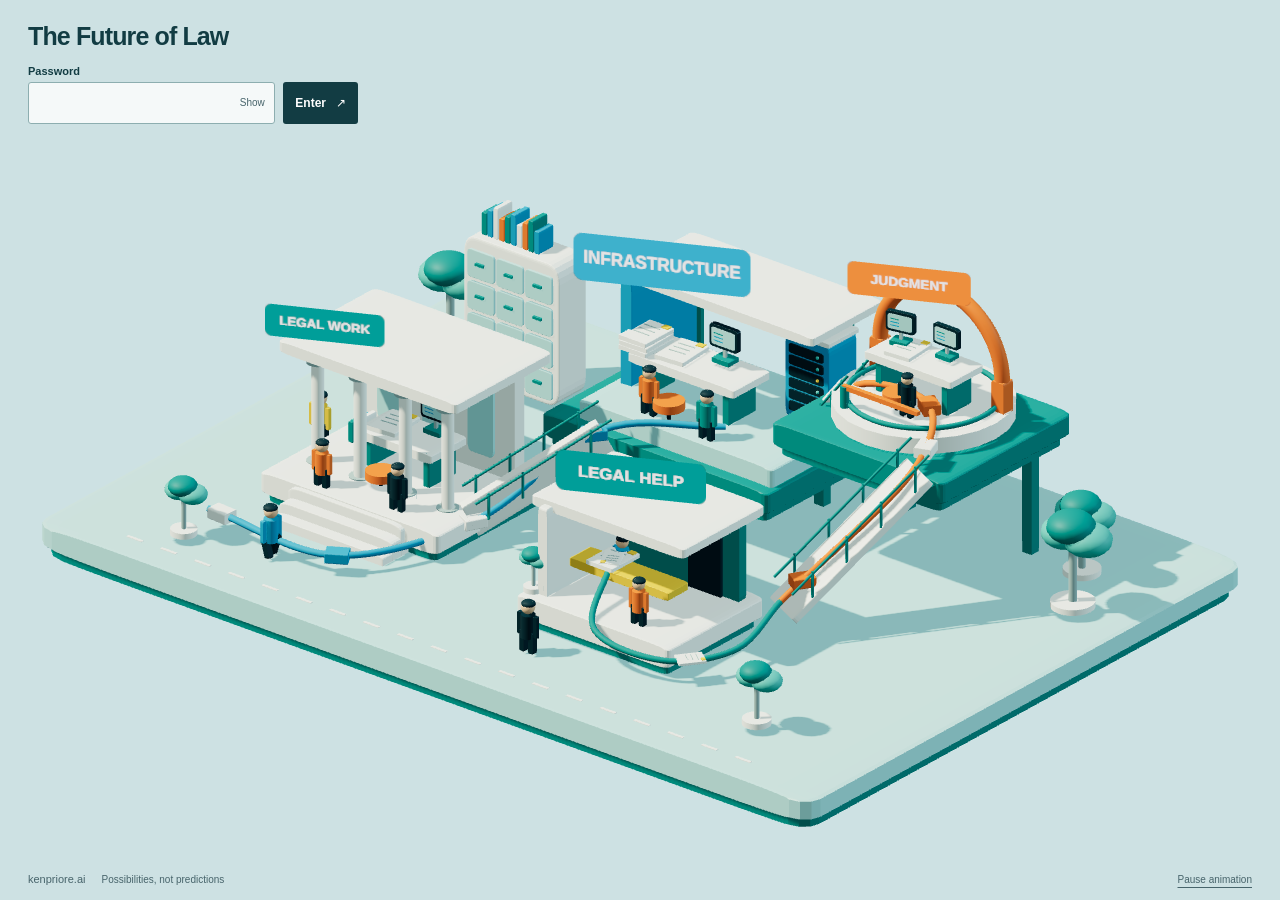
<file: index.html>
<!DOCTYPE html>

<html lang="en"><head><script src="entry-gate.js?v=password-2"></script><meta charset="utf-8"/><meta content="width=device-width,initial-scale=1" name="viewport"/><meta name="robots" content="noindex"><title>The Future of Law | Four futures for legal work in 2040</title><meta content="Four possible futures for legal work in 2040: who delivers the work, who owns the systems it runs on, and who answers when it goes wrong." name="description"/><link href="styles.css?v=20260921-p22-herofont" rel="stylesheet"/><link href="assets/favicon.svg" rel="icon" type="image/svg+xml"/><script defer="" src="app.js?v=20260920-motion-resume"></script><script src="scene.js?v=help-center-4" type="module"></script></head><body class="editorial-site ambient-visuals"><svg aria-hidden="true" height="0" style="position:absolute" width="0" xmlns="http://www.w3.org/2000/svg"><defs><symbol id="icon-agreement" viewbox="0 0 24 24"><path d="M5 3h9l5 5v13H5zM14 3v6h5M8 12h8M8 16h5"></path></symbol><symbol id="icon-dispute" viewbox="0 0 24 24"><path d="M12 3v17M7 21h10M3 7h18M6 7l-4 8h8zM18 7l-4 8h8z"></path></symbol><symbol id="icon-compliance" viewbox="0 0 24 24"><path d="M12 2 21 6v7c0 5-9 9-9 9s-9-4-9-9V6zM7 11l3 3 7-7"></path></symbol><symbol id="icon-judgment" viewbox="0 0 24 24"><circle cx="12" cy="6" r="3"></circle><path d="M5 22v-5a7 7 0 0 1 14 0v5M3 11h3m12 0h3"></path></symbol><symbol id="icon-access" viewbox="0 0 24 24"><path d="M4 21V4h10v17M14 7h6v14M2 21h20M8 13h3"></path><circle cx="10" cy="10" r=".6"></circle></symbol><symbol id="icon-data" viewbox="0 0 24 24"><ellipse cx="12" cy="5" rx="8" ry="3"></ellipse><path d="M4 5v13c0 4 16 4 16 0V5M4 11c0 4 16 4 16 0"></path></symbol><symbol id="icon-integration" viewbox="0 0 24 24"><rect height="7" rx="2" width="7" x="2" y="2"></rect><rect height="7" rx="2" width="7" x="15" y="2"></rect><rect height="7" rx="2" width="7" x="2" y="15"></rect><rect height="7" rx="2" width="7" x="15" y="15"></rect><path d="M9 5h6M5 9v6M19 9v6M9 19h6"></path></symbol><symbol id="icon-evidence" viewbox="0 0 24 24"><path d="M4 3h13v8M4 3v18h9M7 7h6M7 11h4"></path><circle cx="16" cy="16" r="4"></circle><path d="m19 19 3 3"></path></symbol><symbol id="icon-horizons" viewbox="0 0 24 24"><path d="M3 5c9 0 8 15 18 15M3 18c6 0 5-13 10-13s3 13 8 13M3 21c10 0 10-17 18-17"></path></symbol><symbol id="icon-worlds" viewbox="0 0 24 24"><rect height="8" rx="3" width="8" x="2" y="2"></rect><rect height="8" rx="3" width="8" x="14" y="2"></rect><rect height="8" rx="3" width="8" x="2" y="14"></rect><rect height="8" rx="3" width="8" x="14" y="14"></rect></symbol><symbol id="icon-community" viewbox="0 0 24 24"><circle cx="12" cy="5" r="3"></circle><circle cx="4" cy="12" r="2"></circle><circle cx="20" cy="12" r="2"></circle><path d="M7 21v-6a5 5 0 0 1 10 0v6M1 21v-4a3 3 0 0 1 4-3M23 21v-4a3 3 0 0 0-4-3"></path></symbol><symbol id="icon-route" viewbox="0 0 24 24"><path d="M4 21V10a6 6 0 0 1 6-6h11M10 4v11a6 6 0 0 0 6 6h5"></path><circle cx="20" cy="4" r="2"></circle><circle cx="20" cy="21" r="2"></circle></symbol></defs></svg><a class="skip" href="#main">Skip to content</a><header class="site-header"><div class="wrap header-inner"><a class="brand" href="index.html"><svg aria-hidden="true" viewbox="0 0 36 36"><path d="M5 29V18a7 7 0 0 1 7-7h12a7 7 0 0 0 7-7M12 11v12a7 7 0 0 0 7 7h12" fill="none" stroke="#007e80" stroke-linecap="round" stroke-width="5"></path><circle cx="30" cy="30" fill="#ea6628" r="4"></circle></svg>future of law</a><nav aria-label="Main navigation"><a aria-current="page" href="index.html"><svg aria-hidden="true" class="ds-icon"><use href="#icon-route"></use></svg>Start here</a><a href="worlds.html"><svg aria-hidden="true" class="ds-icon"><use href="#icon-worlds"></use></svg>Four futures</a><a href="horizons.html"><svg aria-hidden="true" class="ds-icon"><use href="#icon-horizons"></use></svg>Three horizons</a><a href="perspectives.html"><svg aria-hidden="true" class="ds-icon"><use href="#icon-community"></use></svg>Choices today</a></nav></div></header><main id="main"><section class="hero"><div class="wrap hero-grid"><div><h1 style="font-size:clamp(2.2rem,3.1vw,3.2rem);text-wrap:balance">Someone will answer for your legal work in 2040 <span class="t2">This guide asks who</span></h1><p class="lead">Picture the most ordinary task your legal team touches, a supplier renewal, and hold it in mind as this guide moves to 2040. In one future your company built the system that clears it. In another, your general counsel conducts a network of outside services. In a third, providers own the machinery and you rent it. In a fourth, a person can still say stop, though whether that order holds is an open fight. The task is identical in all four. The person who answers for it is not.</p><p class="hero-context">Use the futures to pressure-test a real decision about people, technology and providers. <span class="term-wrap"><button aria-controls="concept-1" aria-describedby="concept-1" aria-expanded="false" class="term" type="button">Three Horizons</button><span class="term-tip" hidden="" id="concept-1" role="tooltip">A way to consider three kinds of change together: the legal practices people rely on, experiments that could change them, and alternatives worth developing. They can coexist rather than arrive in a fixed sequence.</span></span> connects what to preserve, what to test and what to start building, all at the same time.</p><div class="actions"><a class="button" href="worlds.html">Compare the four futures <span aria-hidden="true">↗</span></a><a class="text-link" href="perspectives.html">See what to decide now ↗</a></div></div><figure class="hero-media three-d-figure"><div class="scene-3d" data-description="A miniature legal system connects established institutions, legal infrastructure, human judgment, and access to legal help." data-scene="story"><img alt="A miniature legal system connects established institutions, legal infrastructure, human judgment, and access to legal help." class="scene-poster" src="assets/index-help-center.jpg?v=4"/></div><figcaption class="scene-caption scene-footer"><button aria-pressed="false" class="motion-toggle background-motion-toggle" type="button">Pause animation</button></figcaption></figure></div></section><div class="wrap"><section class="section outcome-section"><div class="section-heading"><div><span class="eyebrow">Four possible futures</span><h2>The same legal work<br/><span class="t2">Different centers of power</span></h2></div><p>When your legal work runs on a system somebody built, who can still change its answer, and who pays when nobody can? Each future settles it differently. Read all four before deciding which one your current decisions are building.</p></div><div class="future-stories"><a class="future-story" href="worlds.html#world-1"><span class="future-visual"><img alt="Original 3D interpretation of future 1" loading="lazy" src="assets/world-1-ambient.jpg?v=20260920-home-motion"/><video aria-hidden="true" class="ambient-loop" data-src="assets/world-1-ambient.mp4?v=20260920-home-motion" disablepictureinpicture="" disableremoteplayback="" loop="" muted="" playsinline="" preload="none" tabindex="-1"></video></span><div><span class="eyebrow">Future 01</span><h3>The company builds the system</h3><p>The company builds legal checks into the tools employees already use to get work done. It gains speed and reach, and it becomes answerable for every decision the software clears before a lawyer sees it.</p><span class="text-link">Step into this future ↗</span></div></a><a class="future-story" href="worlds.html#world-2"><span class="future-visual"><img alt="Original 3D interpretation of future 2" loading="lazy" src="assets/world-2-ambient.jpg?v=20260920-home-motion"/><video aria-hidden="true" class="ambient-loop" data-src="assets/world-2-ambient.mp4?v=20260920-home-motion" disablepictureinpicture="" disableremoteplayback="" loop="" muted="" playsinline="" preload="none" tabindex="-1"></video></span><div><span class="eyebrow">Future 02</span><h3>Legal directs the network</h3><p>The legal team keeps the company’s data and buys everything else on its own standards. The price is coordination that never ends: every provider added is a dependency the general counsel now owns.</p><span class="text-link">Step into this future ↗</span></div></a><a class="future-story" href="worlds.html#world-3"><span class="future-visual"><img alt="Original 3D interpretation of future 3" loading="lazy" src="assets/world-3-ambient.jpg?v=20260920-home-motion"/><video aria-hidden="true" class="ambient-loop" data-src="assets/world-3-ambient.mp4?v=20260920-home-motion" disablepictureinpicture="" disableremoteplayback="" loop="" muted="" playsinline="" preload="none" tabindex="-1"></video></span><div><span class="eyebrow">Future 03</span><h3>Providers own the infrastructure</h3><p>No provider ever asks for the company's operating knowledge outright. It moves out one renewal at a time, because each handover is the economically sensible choice on the day. By the time the lock-in is easy to see, it is big enough to decide who holds the relationship.</p><span class="text-link">Step into this future ↗</span></div></a><a class="future-story" href="worlds.html#world-4"><span class="future-visual"><img alt="Original 3D interpretation of future 4" loading="lazy" src="assets/world-4-ambient.jpg?v=20260920-home-motion"/><video aria-hidden="true" class="ambient-loop" data-src="assets/world-4-ambient.mp4?v=20260920-home-motion" disablepictureinpicture="" disableremoteplayback="" loop="" muted="" playsinline="" preload="none" tabindex="-1"></video></span><div><span class="eyebrow">Future 04</span><h3>People own the final say</h3><p>A person stays connected to every material decision. The say is only real if that person can read the system, question it, and issue a stop order they will actually use. The same person has to be able to observe, trace, and audit what happened, because the duty to answer for the decision, fiduciary duty included, never left them.</p><span class="text-link">Step into this future ↗</span></div></a></div></section><section class="section" id="story"><div class="section-heading"><div><span class="eyebrow">What the futures share / Editorial synthesis</span><h2>The tools will change <span class="t2">Three questions will not</span></h2></div><p>This work starts from the corporate legal chair, but the questions reach anyone who builds, buys, delivers or relies on legal help.</p></div><div class="grid3"><article class="insight"><span class="icon"><svg viewbox="0 0 24 24"><path d="M4 7h16M4 17h16M8 4v6m8 4v6"></path><circle cx="8" cy="7" r="3"></circle><circle cx="16" cy="17" r="3"></circle></svg></span><h3>Ownership decides your room to act</h3><p>A contract can promise your data back. Whether you can change a service, check a result or act without a provider’s help depends on who runs the systems day to day. Read your renewals for operational control as well as the paper kind.</p></article><article class="insight"><span class="icon"><svg viewbox="0 0 24 24"><circle cx="12" cy="7" r="3"></circle><path d="M6 21v-4a6 6 0 0 1 12 0v4M3 12h3m12 0h3"></path></svg></span><h3>Human authority needs practical support</h3><p>A title does not carry authority. A reviewer who cannot see the system’s reasoning, or who lacks standing to stop it, is a signature line. The fourth future asks what would make the review real, and keeps the answer contested.</p></article><article class="insight"><span class="icon"><svg viewbox="0 0 24 24"><path d="M4 20V7l8-4 8 4v13M9 20v-7h6v7M2 20h20"></path></svg></span><h3>Access includes the power to challenge</h3><p>People who cannot afford help, or cannot contest an automated answer, are the stress test of every future here. The consumer and small-business perspective sets the bar: affordable help, fair treatment and a live route of appeal when the system is wrong.</p></article></div></section><section class="horizon-bridge"><div class="section-heading"><div><span class="eyebrow">How today connects to tomorrow</span><h2>Preserve, experiment and build at the same time</h2></div><p>You do not have to choose between running today’s legal function and building the next one. Three Horizons holds both jobs, and the experiments between them, in one budget conversation: what must keep working, what you are testing, and what you want the tests to make possible.</p></div><div class="horizon-preview"><article><span>H1</span><h3>Keep what people rely on</h3><p>Maintain the institutions, expertise and practices that people still need.</p></article><article><span>H2</span><h3>Test what could change it</h3><p>Try different tools or services and examine what they improve, and what they leave unresolved.</p></article><article><span>H3</span><h3>Build what comes next</h3><p>Develop alternatives that could change how legal work is delivered and who can get help.</p></article></div><a class="button" href="horizons.html">Explore the three horizons <span>↗</span></a></section><section class="section"><div class="section-heading"><div><span class="eyebrow">From possible futures to choices today</span><h2>Different responsibilities<br/><span class="t2">Different priorities</span></h2></div><p>Put the renewal on the table and seat four readers around it: the buyer of legal work, the seller, the toolmaker, and the person who needs help. Each reads the same four futures and comes back with a different list of moves. Start with the seat that is yours, then read the other three as your counterparties’ opening positions, because whichever future arrives, they will be in it with you.</p></div><div class="community-preview"><a href="perspectives.html#inhouse"><h3>In-house legal</h3><p>Decide which work, knowledge and decisions the organization needs to retain.</p><span>Explore this perspective ↗</span></a><a href="perspectives.html#lawfirms"><h3>Law firms</h3><p>Change how services are delivered while developing expertise and client relationships.</p><span>Explore this perspective ↗</span></a><a href="perspectives.html#legaltech"><h3>Legal technology</h3><p>Make tools work with customer systems and show useful results.</p><span>Explore this perspective ↗</span></a><a href="perspectives.html#people"><h3>Consumers &amp; small businesses</h3><p>Make legal help affordable, fair and open to challenge when something goes wrong.</p><span>Explore this perspective ↗</span></a></div></section></div></main><footer aria-label="About Ken Priore and more of his work" class="author-footer"><div class="wrap">
<div class="author-intro"><div><h2>Ken Priore</h2><p class="author-role">Lawyer. Writer. Builder.</p></div><div class="author-description"><p>I’m a lawyer with two decades in technology. My writing and tools explore AI, legal work, authority and accountability.</p><div class="author-sites"><a href="https://kenpriore.com/">Writing <span>kenpriore.com ↗</span></a><a href="https://kenpriore.ai/">Research &amp; tools <span>kenpriore.ai ↗</span></a></div></div></div>
<details class="author-work"><summary>Explore all work</summary><div role="navigation" aria-label="Explore Ken’s work" class="author-directory"><section class="author-link-group"><h3>Writing</h3><ul><li><a href="https://kenpriore.com/tag/signals/">Signals</a></li><li><a href="https://kenpriore.com/tag/reflections/">Reflections</a></li><li><a href="https://kenpriore.com/tag/foundations/">Foundations</a></li></ul></section><section class="author-link-group"><h3>Research &amp; prototypes</h3><ul><li><a href="https://kenpriore.ai/papers/certificate-of-action.pdf">Certificate of Action · paper</a></li><li><a href="https://kenpriore.ai/papers/fiduciarys-footprint.pdf">The Fiduciary’s Footprint · draft</a></li><li><a href="https://fiduciary.kenpriore.ai/">The Fiduciary-Native Product</a></li><li><a href="https://ai4law.kenpriore.ai/">ai4law · research collection</a></li><li><a href="https://proof-of-execution.replit.app/">Attest · working prototype</a></li></ul></section><section class="author-link-group"><h3>Legal operating model</h3><ul><li><a href="https://ainativelaw.kenpriore.ai/">The Agreement Work, Rewired</a></li><li><a href="https://ainativelaw.kenpriore.ai/map.html">What the Work Runs On</a></li><li><a href="https://ainativelaw.kenpriore.ai/memory.html">What the Work Remembers</a></li><li><a href="https://ainativelaw.kenpriore.ai/judgment.html">What the Work Decides</a></li></ul></section><section class="author-link-group"><h3>Interactive maps</h3><ul><li><a href="https://mindthegap.kenpriore.ai/">Mind the Gap</a></li><li><a href="https://mindthemoat.kenpriore.ai/">Mind the Moat</a></li><li><a href="https://mindthemoney.kenpriore.ai/">Mind the Money</a></li><li><a href="https://mindthechain.kenpriore.ai/">Mind the Chain</a></li><li><a href="https://mindtheshift.kenpriore.ai/">Mind the Shift</a></li></ul></section></div></details><div class="author-meta"><p>© 2026 Ken Priore · Personal views · Not legal advice</p><div class="author-profile-links"><a href="login.html?lock=1">Lock guide</a><a href="https://kenpriore.com/about/">About Ken</a><a href="https://resume.kenpriore.ai/">Resume</a><a href="https://www.linkedin.com/in/kennethpriore/">LinkedIn</a><a href="https://kenpriore.com/rss/">RSS</a></div></div><p class="footer-guide-note">Scenario fiction and editorial synthesis, from a documented source record. Possibilities, not forecasts.</p></div></footer></body></html>
</file>
<file: styles.css>
:root{--ink:#123c43;--muted:#47646b;--teal:#007e80;--aqua:#cde1e3;--light:#eff6f5;--blue:#168eb8;--orange:#ea6628;--yellow:#edbc32;--line:#c9dbdd;--white:#fff;--radius:22px;font-family:Inter,Arial,Helvetica,sans-serif;color:var(--ink);background:#f9fbfa;font-synthesis:none;scroll-behavior:smooth}*{box-sizing:border-box}body{margin:0;font-size:16px;line-height:1.6}a{color:inherit;text-underline-offset:5px}button{font:inherit;color:inherit;cursor:pointer}button:focus-visible,a:focus-visible,summary:focus-visible{outline:3px solid #b94313;outline-offset:5px}button:disabled{cursor:default}h1,h2,h3,p{margin:0}h1,h2,h3{line-height:1.09;letter-spacing:-.045em}h1{font-size:clamp(2.8rem,5.3vw,5.1rem);font-weight:600}h2{font-size:clamp(2rem,3.3vw,3.15rem);font-weight:550}h3{font-size:1.5rem;font-weight:600}.t2{font-style:normal;color:#006e73}p+p{margin-top:1rem}.wrap{width:min(1280px,calc(100% - 96px));margin:auto}.skip{position:absolute;top:-80px;left:20px;background:white;padding:12px;z-index:10}.skip:focus{top:12px}.site-header{border-bottom:1px solid var(--line);background:#f9fbfa}.header-inner{min-height:94px;display:flex;align-items:center;justify-content:space-between;gap:36px}.brand{display:flex;align-items:center;gap:10px;text-decoration:none;font-size:25px;font-weight:650;letter-spacing:-1px}.brand svg{width:34px;height:34px}nav{display:flex;gap:28px;align-items:center}nav a{text-decoration:none;font-size:14px;font-weight:600;padding:12px 0;position:relative}nav a[aria-current=page]:after{content:'';height:3px;background:var(--orange);position:absolute;bottom:3px;left:0;right:0}.eyebrow{text-transform:uppercase;font-size:12px;letter-spacing:.15em;font-weight:700;display:block;margin-bottom:20px}.hero{background:var(--aqua);overflow:hidden}.hero-grid{display:grid;grid-template-columns:1fr 1.08fr;min-height:580px;align-items:center;gap:10px;padding-top:48px;padding-bottom:48px}.hero h1{max-width:650px}.hero h1 em{font-style:normal;color:#006e73}.hero .lead{margin-top:26px;max-width:490px}.lead{font-size:18px;line-height:1.65;color:var(--muted);max-width:730px}.hero-media{position:relative;margin:0}.hero-media video{width:116%;max-width:none;margin-left:-5%;display:block;mix-blend-mode:multiply}.hero-media figcaption{font-size:12px;color:#3e5d65;text-align:center}.motion-toggle{border:1px solid #86a9ae;border-radius:50px;background:transparent;padding:7px 13px;font-size:12px;display:flex;gap:8px;align-items:center}.hero-media .motion-toggle{margin:16px auto 0}.actions{display:flex;gap:25px;align-items:center;margin-top:30px;flex-wrap:wrap}.button{display:inline-flex;align-items:center;gap:28px;border-radius:40px;background:var(--ink);color:white;padding:13px 23px;text-decoration:none;font-size:14px;font-weight:600;border:1px solid var(--ink)}.text-link{font-size:14px;font-weight:600}.intro-strip{display:flex;justify-content:space-between;gap:30px;padding:25px 0;border-bottom:1px solid var(--line);font-size:14px}.intro-strip span{display:flex;gap:11px;align-items:center}.dot{display:inline-block;width:9px;height:9px;border-radius:50%;background:var(--orange)}.section{padding:82px 0}.section-heading{display:flex;justify-content:space-between;gap:40px;align-items:end;margin-bottom:36px}.section-heading h2{max-width:650px}.section-heading p{max-width:480px;color:var(--muted)}.grid3{display:grid;grid-template-columns:repeat(3,1fr);gap:24px}.insight{border-top:2px solid var(--line);padding:25px 8px 15px 0}.icon{width:40px;height:40px;display:inline-flex;align-items:center;justify-content:center;border-radius:12px;background:#dcefee;color:var(--teal);margin-bottom:22px}.icon svg{width:23px;height:23px;fill:none;stroke:currentColor;stroke-width:1.7;stroke-linecap:round;stroke-linejoin:round}.insight h3{margin-bottom:17px}.insight p{color:var(--muted)}.source{font-size:12px;color:var(--muted);display:block;margin-top:20px}.journey{background:var(--ink);color:white;border-radius:var(--radius);padding:42px;margin:10px 0 65px}.journey .eyebrow{color:#b6d7d8}.journey h2{max-width:750px}.steps{display:grid;grid-template-columns:repeat(4,1fr);gap:30px;margin-top:44px}.step{border-top:1px solid #578084;padding-top:22px}.step .number{display:flex;align-items:center;justify-content:center;width:34px;height:34px;border-radius:50%;background:#e8bf3e;color:var(--ink);font-size:13px;font-weight:700;margin-bottom:18px}.step:nth-child(2) .number{background:#9ed3d3}.step:nth-child(3) .number{background:#64b4d0}.step:nth-child(4) .number{background:#f69568}.step h3{font-size:24px;margin:7px 0 14px}.step p{font-size:14px;color:#d1e1e3}.step small{font-size:12px;color:#b6d7d8}.step a{color:#d1e1e3}.callout{padding:40px;border-radius:var(--radius);background:#e6f0ef;display:grid;grid-template-columns:1fr 1fr;gap:50px;margin-bottom:70px}.callout p{color:var(--muted)}.callout h2{font-size:30px}.page-intro{padding:62px 0 44px}.page-intro h1{font-size:clamp(2.7rem,5vw,4.5rem);max-width:950px}.page-intro .lead{margin-top:25px}.label{display:inline-block;font-size:12px;line-height:1.4;font-weight:600;padding:6px 10px;border-radius:20px;background:#e5eeee;color:#31565b}.world-grid{display:grid;grid-template-columns:repeat(4,1fr);gap:16px}.world-card{padding:25px 22px;text-align:left;border:1px solid var(--line);border-radius:20px;background:white;display:flex;flex-direction:column;align-items:start;position:relative;transition:transform .2s,border-color .2s}.world-card:hover{transform:translateY(-4px)}.world-card[aria-pressed=true]{border:2px solid var(--teal);padding:24px 21px;background:#edf6f4}.world-card h2{font-size:25px;margin:18px 0 14px}.world-card p{font-size:14px;color:var(--muted)}.world-card .world-number{font-size:13px;letter-spacing:.07em;color:var(--muted)}.world-card .card-arrow{margin-top:auto;padding-top:22px;font-size:14px}.world-card svg{width:100%;height:104px;margin-top:20px}.world-detail{margin-top:35px;padding:45px;border:1px solid var(--line);border-radius:var(--radius);background:white}.world-detail h2{margin:15px 0 22px;max-width:780px}.split{display:grid;grid-template-columns:1.3fr 1fr;gap:55px}.split p{color:var(--muted)}.fact{border-bottom:1px solid var(--line);padding:12px 0;font-size:14px}.fact strong{display:block;font-size:12px;text-transform:uppercase;letter-spacing:.06em;margin-bottom:4px}.tension{background:#fff0df;border-left:3px solid var(--orange);padding:20px 24px;margin-top:28px}.tension strong{display:block;margin-bottom:6px}.miniheading{font-size:21px;margin:35px 0 18px}.timeline{display:grid;grid-template-columns:repeat(4,1fr);gap:22px;margin-top:22px}.timeline article{border-top:3px solid var(--teal);padding-top:15px}.timeline b{font-size:21px}.timeline p{font-size:14px;margin-top:10px}.trace{font-size:14px;border-top:1px solid var(--line);padding-top:23px;margin-top:32px}.diagram-note{font-size:12px;color:var(--muted)}.axis-grid{display:grid;grid-template-columns:repeat(3,1fr);gap:20px}.axis{background:var(--light);padding:25px;border-radius:16px}.axis h3{font-size:22px;margin:10px 0 16px}.axis p{font-size:14px;color:var(--muted)}.pole{display:block;font-weight:600;margin:13px 0 4px}.possibilities{display:flex;gap:9px;margin:25px 0 15px;align-items:center}.possibilities i{width:27px;height:27px;background:var(--teal);border-radius:7px}.possibilities i:nth-child(n+5){background:transparent;border:1px dashed var(--teal)}details{border-top:1px solid var(--line);padding:20px 0}summary{cursor:pointer;font-weight:600;font-size:17px;list-style-position:outside;margin-left:20px}details p{margin-top:15px;color:var(--muted)}.factor-list{columns:2;column-gap:45px;padding-left:23px}.factor-list li{break-inside:avoid;padding:8px 0 8px 4px;color:var(--muted)}.horizon-layout{background:#e6f0ef;border-radius:var(--radius);padding:32px;display:grid;grid-template-columns:1.2fr 1fr;gap:40px}.horizon-chart{width:100%;height:auto}.horizon-chart .curve{fill:none;stroke-width:6;stroke-linecap:round;opacity:.25;transition:opacity .3s,stroke-width .3s}.horizon-chart .curve.active{opacity:1;stroke-width:8}.horizon-chart text{font-family:Arial,sans-serif;fill:var(--muted);font-size:14px}.horizon-chart .chart-label{font-weight:bold;font-size:19px}.tabs{display:flex;gap:8px;flex-wrap:wrap;margin:0 0 25px}.tabs button{padding:10px 17px;border:1px solid var(--line);border-radius:30px;background:white;font-size:14px}.tabs button[aria-pressed=true]{background:var(--ink);color:white;border-color:var(--ink)}.horizon-copy h2{font-size:32px;margin-bottom:20px}.horizon-copy p{color:var(--muted)}.horizon-question{margin-top:22px;padding-top:22px;border-top:1px solid #bed3d4}.examples{display:grid;grid-template-columns:repeat(4,1fr);gap:18px;margin-top:27px}.examples article{border-top:2px solid var(--line);padding-top:17px}.examples h3{font-size:19px;margin-bottom:12px}.examples p{font-size:14px;color:var(--muted)}.vision-columns{display:grid;grid-template-columns:repeat(3,1fr);gap:30px}.vision-columns h3{font-size:22px;margin-bottom:25px}.vision-columns summary{font-size:15px}.vision-columns p{font-size:14px}.stance-panel{border-radius:var(--radius);background:#e9f2f1;padding:38px}.stance-panel h2{margin:15px 0 20px;max-width:850px}.stance-panel>.lead{font-size:17px}.stance-cards{display:grid;grid-template-columns:repeat(3,1fr);gap:22px;margin:30px 0 15px}.stance-cards article{background:white;padding:25px;border-radius:15px}.stance-cards h3{font-size:20px;margin:12px 0}.stance-cards p{font-size:15px;color:var(--muted)}.table-wrap{overflow-x:auto;margin-top:25px}table{width:100%;border-collapse:collapse;text-align:left;min-width:590px}th{font-size:12px;text-transform:uppercase;letter-spacing:.07em;color:var(--muted)}th,td{padding:18px 16px;border-bottom:1px solid var(--line);vertical-align:top}td{font-size:14px}td:first-child{font-weight:600;width:23%}.quote-panel{border-radius:var(--radius);background:var(--ink);color:white;padding:46px;margin-top:55px}.quote-panel blockquote{margin:15px 0 20px;font-size:clamp(1.8rem,3.7vw,3.2rem);line-height:1.15;letter-spacing:-.03em;max-width:900px}.quote-panel p{max-width:750px;color:#d1e1e3}.quote-panel .source{color:#c0dcde}.source-grid{display:grid;grid-template-columns:1fr 1fr;gap:25px}.source-card{background:white;border:1px solid var(--line);padding:30px;border-radius:20px;scroll-margin-top:25px}.source-card h2{font-size:26px;margin:15px 0}.source-card p{color:var(--muted);font-size:15px}.source-card .meta{font-size:12px;margin-top:20px}.next-link{border-top:1px solid var(--line);padding:33px 0;display:flex;justify-content:space-between;align-items:center;text-decoration:none;gap:30px}.next-link strong{font-size:22px;line-height:1.2}.next-link span{font-size:13px;color:var(--muted)}footer{border-top:1px solid var(--line);margin-top:30px;padding:28px 0 35px;font-size:12px;color:var(--muted)}.footer-row{display:flex;justify-content:space-between;gap:30px}.footnote{max-width:720px;margin-top:15px}.hidden,[hidden]{display:none!important}.reading-note{background:#fff1df;border-radius:14px;padding:20px 24px;font-size:14px;margin:24px 0;color:#604522}.pulse{animation:travel 5s linear infinite;offset-path:path('M 12 65 L 190 65');offset-distance:0%}@keyframes travel{to{offset-distance:100%}}body.motion-paused .pulse{animation-play-state:paused}@media(prefers-reduced-motion:reduce){:root{scroll-behavior:auto}*,*:before,*:after{animation:none!important;transition:none!important}}@media(min-width:1550px){.hero-grid{min-height:650px}}@media(max-width:1000px){.wrap{width:calc(100% - 48px)}nav{gap:16px}.hero-grid{min-height:500px}.hero h1{font-size:3.6rem}.world-grid{grid-template-columns:repeat(2,1fr)}.world-card svg{height:75px}.section-heading{align-items:start}.steps{gap:20px}.journey{padding:30px}.horizon-layout{gap:25px;padding:25px}.examples{grid-template-columns:repeat(2,1fr)}.split{gap:30px}.timeline{grid-template-columns:repeat(2,1fr)}}@media(max-width:720px){.wrap{width:calc(100% - 36px)}.header-inner{display:block;padding:19px 0 10px}.brand{font-size:23px}nav{margin-top:15px;gap:21px;overflow-x:auto;padding-bottom:7px;white-space:nowrap}nav a{font-size:13px}.hero-grid{grid-template-columns:1fr;padding-top:37px;padding-bottom:25px;gap:0}.hero h1{font-size:clamp(2.8rem,10vw,4rem)}.hero .lead{font-size:17px}.hero-media{margin-top:7px}.hero-media video{width:100%;margin:0}.hero-media figcaption{margin-top:-12px}.intro-strip{flex-wrap:wrap;gap:13px;font-size:12px}.section{padding:50px 0}.section-heading{display:block}.section-heading p{margin-top:20px}.grid3,.axis-grid,.split,.callout,.horizon-layout,.stance-cards,.source-grid,.vision-columns{grid-template-columns:1fr}.steps{grid-template-columns:1fr 1fr;gap:30px 20px}.journey{padding:27px;margin-bottom:45px}.journey h2{font-size:30px}.step h3{font-size:22px}.callout{padding:27px;gap:22px;margin-bottom:45px}.page-intro{padding:38px 0 30px}.page-intro h1{font-size:2.8rem}.world-card{padding:19px 16px}.world-card[aria-pressed=true]{padding:18px 15px}.world-card h2{font-size:21px}.world-detail{padding:25px}.world-grid{gap:12px}.timeline{gap:20px}.factor-list{columns:1}.horizon-layout{padding:22px}.horizon-copy h2{font-size:28px}.stance-panel{padding:25px}.quote-panel{padding:28px}.footer-row{display:block}.footer-row a{display:inline-block;margin-top:10px}.next-link strong{font-size:20px}.label{font-size:12px}.source-card{padding:25px}.horizon-chart{min-width:0}.actions{gap:20px}.section-heading .eyebrow{margin-bottom:15px}}@media print{nav,.motion-toggle,video,.tabs{display:none}.hero-media:after{content:'The future of law'}body{color:#000;background:#fff}.wrap{width:100%}.section{padding:25px 0}.journey,.quote-panel{background:#fff;color:#000}.journey p,.quote-panel p{color:#333}details{break-inside:avoid}}
.visual-explainer{margin:0 0 25px;background:#e5f0ed;border-radius:22px;padding:22px 22px 17px;overflow:hidden}.visual-explainer svg{display:block;width:100%;height:auto;max-height:430px}.visual-explainer figcaption{font-size:12px;color:var(--muted);text-align:center;margin-top:12px}.world-detail .visual-explainer{margin-top:25px;background:#eff5f2}.world-detail .visual-explainer svg{max-height:345px}.motion-toolbar{display:flex;gap:20px;justify-content:space-between;align-items:center;margin-bottom:23px;font-size:13px;color:var(--muted)}.motion-toolbar .motion-toggle{white-space:nowrap}.horizon-art svg{display:block;width:100%;height:auto}.horizon-art figcaption{margin-top:10px}.system-graphic [data-group-graphic]{opacity:.48;transition:opacity .3s}.system-graphic [data-group-graphic].is-selected{opacity:1}.ds-icon{width:23px;height:23px;fill:none;stroke:currentColor;stroke-width:1.8;stroke-linecap:round;stroke-linejoin:round;flex:none}nav a{display:flex;align-items:center;gap:7px}nav .ds-icon{width:17px;height:17px}.brand{white-space:nowrap;font-size:22px}.brand svg{width:31px}.source-card>.ds-icon{width:40px;height:40px;color:var(--teal);margin-bottom:16px}.examples .ds-icon{width:32px;height:32px;color:var(--teal);margin-bottom:15px}.stance-cards .ds-icon{width:32px;height:32px;color:var(--teal);margin-bottom:18px}.icon-showcase{display:grid;grid-template-columns:repeat(4,1fr);gap:20px}.icon-showcase>div{padding:20px;background:#e5f0ed;border-radius:15px}.icon-showcase .ds-icon{width:36px;height:36px;display:block;margin:0 0 16px;color:var(--teal)}.icon-showcase span{font-size:13px}.film{border:1px solid var(--line);border-radius:22px;padding:25px;margin:25px 0 60px}.film video{display:block;width:100%;margin-top:20px;border-radius:14px;background:var(--aqua)}.film summary{font-size:18px}@media(max-width:1000px){.header-inner{gap:15px}nav{gap:14px}nav a{gap:5px}.brand{font-size:20px}}@media(max-width:720px){.visual-explainer{padding:18px 4px}.visual-explainer svg{min-width:580px}.visual-explainer{overflow-x:auto}.visual-explainer figcaption{padding:0 12px;text-align:left}.world-detail .visual-explainer svg{min-width:490px}.motion-toolbar{font-size:12px}.hero-media.horizon-art{margin-top:28px}.horizon-art figcaption{margin-top:10px}.brand{font-size:23px}.icon-showcase{grid-template-columns:repeat(2,1fr)}nav a{font-size:13px}.system-graphic{max-height:none!important}}
.graphic-scroll-hint{display:none}.sr-only{position:absolute;width:1px;height:1px;padding:0;margin:-1px;overflow:hidden;clip:rect(0,0,0,0);white-space:nowrap;border:0}@media(max-width:720px){.graphic-scroll-hint{display:block;font-size:12px;margin:0 12px 15px;color:var(--muted)}}
.scene-3d{position:relative;width:100%;height:490px;overflow:hidden;background:var(--aqua);border-radius:22px;touch-action:pan-y;cursor:grab}.scene-3d:active{cursor:grabbing}.scene-3d canvas{display:block;width:100%;height:100%}.scene-poster{position:absolute;inset:0;width:100%;height:100%;object-fit:cover}.three-d-figure{margin:0 0 28px}.hero-media.three-d-figure{margin:0}.hero .scene-3d{height:610px;border-radius:0;overflow:visible}.scene-control{display:flex;align-items:center;justify-content:center;gap:20px;margin-top:15px;font-size:12px;color:var(--muted)}.hero-media .scene-control .motion-toggle{margin:0}.scene-legend{display:flex;gap:25px;align-items:center;justify-content:center;padding:20px 14px;background:#e5efec;border-radius:0 0 18px 18px;font-size:13px}.scene-legend span{display:flex;align-items:center;gap:8px}.scene-legend i{height:8px;width:8px;border-radius:50%;background:var(--teal);flex:none}.scene-legend span:nth-child(2) i{background:var(--blue)}.scene-legend span:nth-child(3) i{background:var(--orange)}.scene-caption{font-size:12px;color:var(--muted);padding:14px 0}.scene-caption>span{font-size:11px;letter-spacing:.1em;color:var(--teal);font-weight:bold;margin-right:10px}.hero-grid{grid-template-columns:.9fr 1.25fr;gap:0;padding-top:20px;padding-bottom:35px;min-height:670px}.hero h1{font-size:clamp(2.8rem,4.4vw,4.5rem)}@media(max-width:1000px){.scene-3d{height:430px}.hero .scene-3d{height:500px}.scene-legend{gap:14px;font-size:12px}}@media(max-width:720px){.hero-grid{grid-template-columns:1fr;padding-top:35px}.hero .scene-3d{height:440px}.scene-3d{height:350px}.scene-legend{display:block;padding:13px 20px}.scene-legend span+span{margin-top:8px}.scene-caption{font-size:12px}.hero h1{font-size:clamp(2.8rem,10vw,4rem)}.hero-media.three-d-figure{margin-top:20px}.scene-control{gap:14px}.scene-poster{object-fit:contain}}
.future-stories{display:grid;grid-template-columns:1fr 1fr;gap:26px}.future-story{display:block;text-decoration:none;border:1px solid var(--line);border-radius:22px;overflow:hidden;background:#fff;transition:transform .2s}.future-story:hover{transform:translateY(-4px)}.future-story img{display:block;width:100%;aspect-ratio:1.95;object-fit:cover;background:var(--aqua)}.future-story>div{padding:28px 30px}.future-story .eyebrow{margin-bottom:14px}.future-story h3{font-size:26px}.future-story p{color:var(--muted);margin:17px 0 20px}.horizon-bridge{background:var(--ink);color:white;padding:42px;border-radius:24px;margin:15px 0 30px}.horizon-bridge p{color:#d1e1e3}.horizon-preview{display:grid;grid-template-columns:repeat(3,1fr);gap:30px;margin:35px 0}.horizon-preview article{border-top:1px solid #527c81;padding-top:25px}.horizon-preview article>span{display:inline-block;padding:5px 12px;background:#efbe42;color:#123c43;border-radius:10px;font-weight:bold;margin-bottom:18px}.horizon-preview article:nth-child(2)>span{background:#75c4df}.horizon-preview article:nth-child(3)>span{background:#88d7c8}.horizon-preview h3{font-size:22px;margin-bottom:15px}.horizon-preview p{font-size:15px}.horizon-bridge .button{border-color:#b6d7d8;background:transparent}.community-preview{display:grid;grid-template-columns:repeat(4,1fr);gap:25px}.community-preview a{text-decoration:none;border-top:2px solid var(--teal);padding-top:22px}.community-preview h3{font-size:21px}.community-preview p{font-size:15px;margin:17px 0;color:var(--muted)}.community-preview span{font-size:12px;font-weight:bold}.scenario-opening{margin:24px 0 32px;padding:28px;border-radius:17px;background:#e4eeeb;max-width:940px}.scenario-opening p{font-size:22px;line-height:1.45;letter-spacing:-.015em}.scenario-opening small{display:block;font-size:12px;color:var(--muted);margin-top:20px}.backstory{margin-top:30px}.hero h1{font-size:clamp(2.6rem,4vw,4.2rem)}.hero .lead{font-size:17px}.header-inner{min-height:96px}nav{gap:20px}nav a{font-size:13px}@media(max-width:1000px){.community-preview{grid-template-columns:1fr 1fr}.header-inner{display:block;padding:19px 0 9px}nav{margin-top:12px;gap:24px}.hero-grid{grid-template-columns:1fr 1.18fr}.horizon-bridge{padding:30px}}@media(max-width:720px){.hero-grid{grid-template-columns:1fr}.future-stories,.horizon-preview{grid-template-columns:1fr}.future-story>div{padding:24px}.future-story h3{font-size:25px}.horizon-bridge{padding:25px}.community-preview{gap:25px 20px}.community-preview h3{font-size:19px}.scenario-opening{padding:23px}.scenario-opening p{font-size:19px}.hero h1{font-size:clamp(2.8rem,10vw,4rem)}.hero .scene-3d{height:390px}.section.outcome-section{padding-top:50px}}

[hidden]{display:none!important}.scene-poster{object-fit:contain}.hero .scene-3d{overflow:hidden}.scene-view-controls{display:flex;gap:8px}.scene-view-controls button{border:1px solid #86a9ae;border-radius:50%;background:transparent;width:32px;height:32px;font-size:18px;padding:0}.scene-control{flex-wrap:wrap}

.film{padding:20px 25px;margin:22px 0 38px}.film summary{font-size:15px;font-weight:600;cursor:pointer}.film-duration{font-size:11px;font-weight:400;color:var(--muted);margin-left:15px;white-space:nowrap}.film>p{max-width:800px;margin-top:20px;color:var(--muted);font-size:14px}.film video{max-height:650px;object-fit:contain}.film .footnote{font-size:12px}@media(max-width:720px){.film{padding:18px}.film-duration{display:block;margin:7px 0 0 18px}.scene-control>span:first-child{width:100%;text-align:center}.scene-3d{height:320px}}

/* First-screen orientation: finding, context, and status. */
.hero h1{font-size:clamp(2.5rem,3.5vw,3.65rem)}
.hero .hero-context{font-size:17px;line-height:1.65;color:var(--muted);max-width:490px;margin-top:20px}
.hero .hero-status{font-size:12px;line-height:1.55;color:var(--muted);max-width:460px;margin-top:16px}
.hero .actions{margin-top:24px}
@media(max-width:720px){.hero h1{font-size:clamp(2.35rem,9.6vw,3.2rem)}.hero .lead{margin-top:22px}.hero .hero-context{font-size:17px}.hero-grid{padding-top:30px}}

/* Reader orientation and optional comparison material. */
.reading-note{max-width:850px;color:var(--muted);font-size:16px;line-height:1.65;margin-top:20px}
.reader-note{padding:24px 28px;border-left:3px solid var(--teal);background:#eaf2ef;margin:28px 0;color:var(--muted);font-size:15px}
.reader-note>strong{color:var(--ink);display:block;font-size:17px;margin-bottom:12px}
.reader-note p{max-width:1000px}
.reader-comparison,.vision-library{padding:22px 26px;margin:25px 0 30px;border:1px solid var(--line);border-radius:18px;background:#fff}
.reader-comparison summary,.vision-library>summary{font-weight:600;cursor:pointer;font-size:17px}
.reader-comparison>p{font-size:14px;color:var(--muted);margin-top:18px;max-width:900px}
.reader-comparison .table-wrap{margin-top:20px}.reader-comparison caption{text-align:left;font-size:12px;color:var(--muted);padding:0 0 14px}
.reader-comparison th:first-child{min-width:170px}.reader-comparison td{min-width:190px}
.vision-library>.grid3{margin-top:28px}.example-horizon{display:inline-block;font-weight:700;background:var(--yellow);padding:4px 10px;border-radius:7px;margin-bottom:16px;color:var(--ink)}
.worked-example article:nth-child(2) .example-horizon{background:#83c7df}.worked-example article:nth-child(3) .example-horizon{background:#9bd8ca}
.callout>p{max-width:1000px}.callout>h2{margin-bottom:20px}
@media(max-width:720px){.reader-note{padding:20px}.reader-comparison,.vision-library{padding:20px 16px}.reader-comparison summary,.vision-library>summary{font-size:16px}.reading-note{font-size:15px}}

.framework-note{display:block}.framework-note .eyebrow{margin-bottom:15px}.framework-note h2{max-width:850px}.framework-note p{max-width:960px}
.term-wrap{display:inline}.term{display:inline;border:0;border-bottom:1px dotted currentColor;border-radius:0;padding:0 0 1px;background:transparent;font:inherit;line-height:inherit;letter-spacing:inherit;text-align:inherit;color:inherit;cursor:help}
.term:hover,.term[aria-expanded=true]{color:var(--teal);border-bottom-style:solid}
.term-tip{position:fixed;z-index:100;display:block;box-sizing:border-box;width:max-content;max-width:min(350px,calc(100vw - 36px));padding:16px 18px;border:1px solid #638489;border-radius:12px;background:var(--ink);color:#fff;font-family:Arial,Helvetica,sans-serif;font-size:14px;font-weight:400;line-height:1.55;letter-spacing:normal;text-transform:none;text-align:left;white-space:normal;box-shadow:0 6px 22px #123c432b}
@media(max-width:720px){.term-tip{font-size:14px}.framework-note h2{font-size:27px}}

.intro-context{max-width:850px;color:var(--muted);font-size:16px;line-height:1.65;margin-top:20px}.scenario-status{margin:0 0 22px}@media(max-width:720px){.intro-context{font-size:15px}}

/* Keep the scene in focus; optional viewing tools share one quiet disclosure. */
.three-d-figure{margin-bottom:36px}
.three-d-figure>.scene-caption{max-width:82ch;padding:0;margin:14px 0 0;font-size:13px;line-height:1.55}
.hero-media.three-d-figure>figcaption{margin:10px 0 0;font-size:12px;line-height:1.5}
.scene-tools{border:0;border-radius:0;background:none;padding:0;margin:7px 0 0;color:var(--muted)}
.scene-tools>summary{width:fit-content;max-width:100%;min-height:40px;margin:0;padding:9px 0;list-style-position:inside;font-size:13px;font-weight:500;line-height:1.6;letter-spacing:0}
.scene-tools>summary::marker{font-size:10px;color:var(--teal)}
.scene-tools>summary:hover{color:var(--ink)}
.scene-tools-body{padding:2px 0 12px}
.scene-tools .scene-control{justify-content:flex-start;gap:12px;margin:0;font-size:12px;line-height:1.5}
.scene-tools .scene-control>span:first-child{width:auto;text-align:left}
.scene-tools .scene-view-controls{display:inline-flex;gap:4px}
.scene-tools .scene-view-controls button,.scene-tools .motion-toggle{display:inline-flex;align-items:center;justify-content:center;min-height:36px;margin:0;border:0;border-radius:5px;background:transparent;color:var(--ink);padding:6px 10px;font-size:12px;line-height:1.5}
.scene-tools .scene-view-controls button{width:36px;height:36px;padding:0;font-size:20px}
.scene-tools .scene-view-controls button:hover,.scene-tools .motion-toggle:hover{background:#123c430c}
.scene-tools .scene-view-controls button:focus-visible,.scene-tools .motion-toggle:focus-visible{outline:2px solid var(--teal);outline-offset:2px}
.scene-tools .film{border:0;border-radius:0;background:transparent;padding:0;margin:6px 0 0}
.scene-tools .film>summary{width:fit-content;max-width:100%;margin:0;padding:9px 0;list-style-position:inside;font-size:13px;font-weight:500;line-height:1.6}
.scene-tools .film>summary::marker{font-size:10px;color:var(--teal)}
.scene-tools .film-duration{display:inline;margin-left:10px;font-size:11px;font-weight:400}
.scene-tools .film>p{margin-top:10px;font-size:13px;line-height:1.6;max-width:76ch}
.scene-tools .film video{display:block;width:100%;max-width:100%;max-height:580px;margin:14px 0 0;border-radius:12px;object-fit:contain;mix-blend-mode:normal}
.scene-tools .film .footnote{margin-top:10px;font-size:11px;line-height:1.5}
.hero-media .scene-tools>summary{margin-inline:auto}
.hero-media .scene-tools .scene-control{justify-content:center}
.hero-media .scene-tools .film>summary{margin-inline:auto}
.hero .actions{gap:16px 22px}
.hero .actions>.text-link{font-size:13px;font-weight:500;color:var(--muted);text-decoration-thickness:1px}
@media(max-width:720px){
 .three-d-figure{margin-bottom:28px}
 .three-d-figure>.scene-caption{font-size:12px;margin-top:12px}
 .scene-tools>summary,.scene-tools .film>summary{min-height:44px;padding-block:11px}
 .scene-tools .scene-control{column-gap:10px;row-gap:4px}
 .scene-tools .scene-control>span:first-child{width:auto;text-align:left}
 .scene-tools .scene-view-controls button,.scene-tools .motion-toggle{min-height:40px}
 .scene-tools .scene-view-controls button{width:40px;height:40px}
 .scene-tools .film-duration{display:inline;margin-left:8px}
 .scene-tools .film video{border-radius:8px}
 .hero-media.three-d-figure{margin-top:12px}
}
@media print{.scene-tools{display:none}}

/* Shared editorial layout: reserve color and containers for the visual story. */
.editorial-site .section-heading{align-items:start;gap:48px}
.editorial-site .section-heading p{padding-top:6px}
.editorial-site .eyebrow{letter-spacing:.1em;font-size:11px}
.editorial-site .label{padding:0;border-radius:0;background:none;font-size:12px;color:var(--muted)}
.editorial-site .future-story{border:0;border-radius:0;background:transparent;transition:none}
.editorial-site .future-story:hover{transform:none}
.editorial-site .future-story img{border-radius:12px}
.editorial-site .future-story>div{padding:24px 0 12px}
.editorial-site .future-story h3{font-size:25px;text-wrap:balance}
.editorial-site .future-story .eyebrow{margin-bottom:10px}
.editorial-site .future-story p{margin:14px 0 18px;line-height:1.65;text-wrap:pretty}
.editorial-site .future-story .text-link{font-weight:500;color:var(--teal)}
.editorial-site .future-story:hover .text-link,.editorial-site .future-story:focus-visible .text-link{text-decoration:underline;text-underline-offset:5px}
.editorial-site .future-stories{gap:42px 30px}
.editorial-site .insight{border-top-width:1px;padding-top:24px}
.editorial-site .insight .icon{background:none;border-radius:0;justify-content:flex-start;width:28px;height:28px;margin-bottom:16px}
.editorial-site .community-preview a{border-top:1px solid var(--line)}
.editorial-site .community-preview span{font-weight:500}
.editorial-site .horizon-bridge{border-radius:12px}
.editorial-site .horizon-preview article>span{background:none!important;color:#d1e1e3;padding:0;border-radius:0;font-size:13px}
.editorial-site .world-grid{gap:20px}
.editorial-site .world-card{display:grid;grid-template-columns:1fr 52px;align-content:start;gap:0 10px;padding:18px 0 16px;border:0;border-top:2px solid var(--line);border-radius:0;background:transparent;transition:none}
.editorial-site .world-card:hover{transform:none;border-top-color:var(--teal)}
.editorial-site .world-card[aria-pressed=true]{border:0;border-top:2px solid var(--teal);padding:18px 0 16px;background:transparent}
.editorial-site .world-card .world-number{font-size:11px;align-self:center;letter-spacing:.06em}
.editorial-site .world-card[aria-pressed=true] .world-number{color:var(--teal);font-weight:700}
.editorial-site .world-card svg{width:52px;height:30px;margin:0}
.editorial-site .world-card h2{grid-column:1/-1;font-size:22px;line-height:1.2;margin:15px 0 12px}
.editorial-site .world-card p{grid-column:1/-1;font-size:14px;line-height:1.55}
.editorial-site .reader-comparison,.editorial-site .vision-library{background:none;border:0;border-top:1px solid var(--line);border-bottom:1px solid var(--line);border-radius:0;padding:18px 0;margin:24px 0 32px}
.editorial-site .reader-comparison>summary,.editorial-site .vision-library>summary{font-size:15px;font-weight:500}
.editorial-site .reader-note{background:none;border:0;padding:0;margin:28px 0 42px;max-width:880px}
.editorial-site .reader-note strong{font-size:16px}
.editorial-site .reader-note p{font-size:14px}
.editorial-site .world-detail{background:none;border:0;border-top:1px solid var(--line);border-radius:0;padding:36px 0 0;margin-top:32px}
.editorial-site .world-detail>h2{font-size:clamp(1.8rem,3vw,2.65rem);max-width:850px;margin:16px 0 28px}
.editorial-site .world-detail .split{gap:60px}
.editorial-site .fact{padding:10px 0}
.editorial-site .fact strong{font-size:11px;letter-spacing:.04em}
.editorial-site .scenario-opening{background:none;border:0;border-left:2px solid var(--line);border-radius:0;margin:32px 0;padding:4px 0 4px 24px;max-width:920px}
.editorial-site .scenario-opening .eyebrow{margin-bottom:12px}
.editorial-site .scenario-opening p{font-size:19px;line-height:1.6;letter-spacing:0}
.editorial-site .scenario-opening small{margin-top:12px}
.editorial-site .tension{background:none;border-left:2px solid var(--orange);padding:4px 0 4px 24px;margin:28px 0}
.editorial-site .system-detail,.editorial-site .backstory{padding:18px 0}
.editorial-site .system-detail>summary,.editorial-site .backstory>summary{font-size:15px;font-weight:500}
.editorial-site .system-detail .visual-explainer{margin:22px 0 0}
.editorial-site .axis{background:none;padding:22px 0;border-radius:0;border-top:1px solid var(--line)}
.editorial-site .axis h3{font-size:22px}
.editorial-site .framework-note{background:none;border:0;border-left:2px solid var(--line);border-radius:0;padding:4px 0 4px 24px;margin:32px 0 50px;max-width:960px}
.editorial-site .framework-note .eyebrow{display:none}
.editorial-site .framework-note h2{font-size:23px;line-height:1.3;margin-bottom:14px}
.editorial-site .framework-note p{font-size:15px}
.editorial-site .horizon-layout{background:none;border-radius:0;padding:30px 0;gap:48px;border-block:1px solid var(--line)}
.editorial-site .tabs{gap:8px 22px;margin-bottom:28px}
.editorial-site .tabs button{border:0;border-bottom:2px solid transparent;border-radius:0;background:none;padding:10px 0;min-height:44px;color:var(--muted);font-size:14px}
.editorial-site .tabs button:hover{color:var(--ink)}
.editorial-site .tabs button[aria-pressed=true]{border-color:var(--teal);background:none;color:var(--ink);font-weight:700}
.editorial-site .horizon-layout .tabs{gap:30px}
.editorial-site .horizon-layout .tabs button{min-width:44px}
.editorial-site .example-horizon{background:none!important;border-radius:0;color:var(--teal);padding:0;font-size:13px;margin-bottom:16px}
.editorial-site .stance-panel{background:none;border-radius:0;padding:12px 0 20px}
.editorial-site .stance-panel h2{font-size:clamp(1.8rem,3vw,2.65rem)}
.editorial-site .stance-cards{gap:30px;margin:34px 0 26px}
.editorial-site .stance-cards article{background:none;border-radius:0;border-top:1px solid var(--line);padding:20px 0 0}
.editorial-site .stance-cards .ds-icon{width:24px;height:24px;margin-bottom:8px}
.editorial-site .stance-cards h3{font-size:20px;line-height:1.4;margin:6px 0 12px}
.editorial-site .stance-panel>details>summary{font-size:15px;font-weight:500}
.editorial-site .stance-panel .horizon-question{border:0;margin-top:28px;padding-top:12px;max-width:880px}
.editorial-site .stance-panel .horizon-question h3{font-size:22px;line-height:1.35}
.editorial-site .quote-panel{background:none;border-radius:0;border-left:3px solid var(--teal);padding:6px 0 6px 28px;margin:55px 0 10px;color:var(--ink)}
.editorial-site .quote-panel blockquote{font-size:clamp(1.65rem,2.8vw,2.5rem);max-width:820px}
.editorial-site .quote-panel p,.editorial-site .quote-panel .source{color:var(--muted)}
@media(max-width:900px){
 .editorial-site .world-grid{grid-template-columns:repeat(2,1fr);gap:20px 28px}
 .editorial-site .world-detail .split{gap:28px}
 .editorial-site .horizon-layout{gap:30px}
}
@media(max-width:720px){
 .editorial-site .section-heading{gap:22px}
 .editorial-site .section-heading p{padding-top:0}
 .editorial-site .future-stories{gap:32px}
 .editorial-site .future-story>div{padding:20px 0 8px}
 .editorial-site .world-grid{gap:18px}
 .editorial-site .world-card,.editorial-site .world-card[aria-pressed=true]{grid-template-columns:1fr;padding:14px 0}
 .editorial-site .world-card svg{display:none}
 .editorial-site .world-card h2{font-size:19px;margin:10px 0}
 .editorial-site .world-card p{font-size:13px}
 .editorial-site .world-detail{padding-top:28px}
 .editorial-site .scenario-opening,.editorial-site .tension,.editorial-site .framework-note{padding-left:18px}
 .editorial-site .scenario-opening p{font-size:17px}
 .editorial-site .framework-note h2{font-size:22px}
 .editorial-site .horizon-layout{padding:25px 0}
 .editorial-site .stance-cards{gap:24px}
 .editorial-site .stance-panel .horizon-question h3{font-size:20px}
 .editorial-site .quote-panel{padding-left:20px}
 .editorial-site .tabs{column-gap:22px;row-gap:4px}
}
/* One strong quotation remains an anchor between proposals and open questions. */
.editorial-site .quote-panel{background:var(--ink);color:white;border:0;border-radius:12px;padding:36px}
.editorial-site .quote-panel p{color:#d1e1e3}
.editorial-site .quote-panel .source{color:#c0dcde}
@media(max-width:720px){
 .editorial-site .quote-panel{padding:26px}
 .editorial-site .examples{grid-template-columns:1fr;gap:26px}
}
@media screen and (max-width:720px){
 .editorial-site .header-inner{padding:18px 0 8px}
 .editorial-site nav{display:grid;grid-template-columns:1fr 1fr;gap:0 18px;overflow:visible;white-space:normal;margin-top:14px;padding:0}
 .editorial-site nav a{width:fit-content;min-height:44px;font-size:13px}
 .editorial-site nav a[aria-current=page]:after{height:2px;bottom:5px}
}

/* Compact reading rhythm across explanatory sections. */
.editorial-site .section{padding:46px 0}
.editorial-site .section.outcome-section{padding-top:40px}
.editorial-site .section-heading{display:grid;grid-template-columns:1.35fr 1fr;gap:36px;margin-bottom:24px}
.editorial-site .section-heading>div{min-width:0}
.editorial-site .section-heading h2{font-size:clamp(1.75rem,2.6vw,2.3rem);line-height:1.13;max-width:680px}
.editorial-site .section-heading p{max-width:58ch;font-size:15px;line-height:1.6;padding-top:2px}
.editorial-site .section-heading .eyebrow{margin-bottom:10px}
.editorial-site .axis-grid{gap:26px}
.editorial-site .axis{padding:15px 0 8px}
.editorial-site .axis .eyebrow{margin-bottom:10px}
.editorial-site .axis h3{font-size:20px;line-height:1.25;margin:0 0 10px}
.editorial-site .axis p{font-size:14px;line-height:1.55}
.editorial-site .axis .pole{margin:10px 0 2px}
.editorial-site .axis .pole:first-child{margin-top:0}
.editorial-site .possibilities{gap:7px;margin:16px 0 10px}
.editorial-site .possibilities i{width:22px;height:22px;border-radius:5px}
.editorial-site .section>.source{margin-top:12px}
.editorial-site .insight{padding:18px 0 8px}
.editorial-site .insight h3{font-size:21px;line-height:1.25;margin-bottom:12px}
.editorial-site .insight .source{margin-top:14px}
.editorial-site .insight .icon{margin-bottom:10px}
.editorial-site .community-preview a{padding-top:16px}
.editorial-site .community-preview p{margin:12px 0}
.editorial-site .examples{margin-top:20px}
.editorial-site .examples article{padding-top:14px;border-top-width:1px}
.editorial-site .examples .ds-icon{width:26px;height:26px;margin-bottom:10px}
.editorial-site .examples h3{margin-bottom:9px}
.editorial-site .future-stories{gap:30px}
.editorial-site .future-story>div{padding:18px 0 6px}
.editorial-site .future-story .eyebrow{margin-bottom:8px}
.editorial-site .future-story p{margin:12px 0 14px}
.editorial-site .horizon-bridge{padding:32px;margin:10px 0 18px}
.editorial-site .horizon-preview{gap:26px;margin:24px 0}
.editorial-site .horizon-preview article{padding-top:18px}
.editorial-site .horizon-preview article>span{margin-bottom:10px}
.editorial-site .horizon-preview h3{font-size:21px;margin-bottom:10px}
.editorial-site .stance-cards{margin:26px 0 20px}
.editorial-site .stance-cards article{padding-top:15px}
.editorial-site .stance-panel .horizon-question{margin-top:20px;padding-top:6px}
.editorial-site .stance-panel .horizon-question .eyebrow{margin-bottom:10px}
.editorial-site .framework-note{margin:24px 0 32px}
.editorial-site .world-detail .miniheading{margin:24px 0 12px}
.editorial-site .scenario-opening{margin:24px 0}
.editorial-site .quote-panel{margin-top:36px}
.editorial-site .quote-panel .eyebrow{margin-bottom:12px}
.editorial-site .next-link{padding:24px 0}
@media(max-width:900px){
 .editorial-site .section-heading{grid-template-columns:1.15fr 1fr;gap:26px}
}
@media(max-width:720px){
 .editorial-site .section{padding:30px 0}
 .editorial-site .section.outcome-section{padding-top:30px}
 .editorial-site .section-heading{display:block;margin-bottom:20px}
 .editorial-site .section-heading h2{font-size:28px}
 .editorial-site .section-heading p{margin-top:14px;padding-top:0}
 .editorial-site .axis-grid{gap:18px}
 .editorial-site .axis{padding-top:14px;padding-bottom:0}
 .editorial-site .axis h3{font-size:20px}
 .editorial-site .horizon-bridge{padding:24px}
 .editorial-site .horizon-preview{gap:20px;margin:20px 0}
 .editorial-site .examples{gap:20px}
 .editorial-site .quote-panel{margin-top:28px}
 .editorial-site .next-link{padding:20px 0}
}

/* Perspectives: compact introduction and a consistent briefing for each group. */
.perspectives-page .perspective-intro{display:grid;grid-template-columns:1fr 1fr;gap:44px;align-items:start;padding:40px 0 22px}
.perspectives-page .perspective-intro .page-intro{padding:0}
.perspectives-page .page-intro h1{font-size:clamp(2.3rem,3.5vw,3.2rem);line-height:1.1}
.perspectives-page .page-intro .eyebrow{margin-bottom:14px}
.perspectives-page .page-intro .lead{font-size:17px;line-height:1.6;margin-top:20px}
.perspectives-page .intro-context{font-size:15px;line-height:1.6;margin-top:16px}
.perspectives-page .perspective-intro .three-d-figure{margin:0}
.perspectives-page .perspective-intro .scene-3d{height:360px;border-radius:12px}
.perspectives-page .perspective-intro .scene-caption{margin-top:8px;font-size:12px}
.perspectives-page .perspective-intro .scene-tools{margin-top:0}
.perspectives-page .perspective-method{padding:12px 0;border-top:1px solid var(--line);margin:0 0 16px}
.perspectives-page .perspective-method>summary{font-size:14px;font-weight:500}
.perspectives-page .perspective-method .reader-note{margin:16px 0 8px;max-width:950px}
.perspectives-page .perspective-tabs{display:grid;grid-template-columns:repeat(4,1fr);gap:20px;margin:0 0 24px;border-bottom:1px solid var(--line)}
.perspectives-page .perspective-tabs button{text-align:left;padding:12px 0;font-size:15px;line-height:1.4}
.perspectives-page .stance-panel{padding:0 0 12px}
.perspectives-page .perspective-heading{display:grid;grid-template-columns:1fr 1.05fr;gap:42px;align-items:start}
.perspectives-page .perspective-heading h2{font-size:clamp(1.65rem,2.5vw,2.15rem);line-height:1.15;margin:10px 0 0}
.perspectives-page .perspective-heading>.lead{font-size:16px;line-height:1.65;padding-top:4px;max-width:none}
.perspectives-page .stance-cards{gap:28px;margin:24px 0 18px}
.perspectives-page .stance-cards article{padding-top:14px}
.perspectives-page .proposal-heading{display:flex;align-items:baseline;gap:9px;margin-bottom:10px}
.perspectives-page .proposal-heading .ds-icon{width:19px;height:19px;margin:0;align-self:center}
.perspectives-page .proposal-heading h3{font-size:18px;line-height:1.4;margin:0}
.perspectives-page .stance-cards p{font-size:15px;line-height:1.6}
.perspectives-page .stance-panel>details{padding:14px 0}
.perspectives-page .stance-panel .horizon-question{margin-top:16px;padding-top:0}
.perspectives-page .stance-panel .horizon-question .eyebrow{font-size:10px;margin-bottom:7px}
.perspectives-page .stance-panel .horizon-question h3{font-size:19px;line-height:1.4}
.perspectives-page .stance-panel>.source{margin-top:12px}
.perspectives-page .reading-note{background:none;border-radius:0;border-left:2px solid var(--line);padding:4px 0 4px 16px;margin:18px 0;font-size:14px;max-width:900px}
.perspectives-page .quote-panel{margin-top:26px;padding:28px 30px;display:grid;grid-template-columns:1fr 1.1fr;gap:12px 36px}
.perspectives-page .quote-panel>.eyebrow{grid-column:1/-1;margin:0}
.perspectives-page .quote-panel blockquote{font-size:28px;margin:0;line-height:1.2}
.perspectives-page .quote-panel>p{font-size:15px;line-height:1.6}
.perspectives-page .quote-panel>.source{grid-column:1/-1;margin:0;font-size:11px}
@media(max-width:1000px){
 .perspectives-page .perspective-intro{gap:28px}
 .perspectives-page .perspective-heading{gap:28px}
 .perspectives-page .perspective-tabs{gap:16px}
 .perspectives-page .perspective-tabs button{font-size:14px}
 .perspectives-page .proposal-heading{align-items:flex-start;gap:7px}
 .perspectives-page .proposal-heading .ds-icon{align-self:auto;margin-top:3px}
 .perspectives-page .proposal-heading h3{font-size:17px}
}
@media(max-width:720px){
 .perspectives-page .perspective-intro{grid-template-columns:1fr;gap:24px;padding:28px 0 16px}
 .perspectives-page .page-intro h1{font-size:36px}
 .perspectives-page .page-intro .lead{font-size:16px;margin-top:16px}
 .perspectives-page .perspective-intro .scene-3d{height:280px}
 .perspectives-page .perspective-tabs{grid-template-columns:1fr 1fr;gap:0 20px;margin-bottom:22px}
 .perspectives-page .perspective-tabs button{min-height:48px;padding:10px 0}
 .perspectives-page .perspective-heading{grid-template-columns:1fr;gap:14px}
 .perspectives-page .perspective-heading h2{font-size:28px}
 .perspectives-page .perspective-heading>.lead{padding:0;font-size:15px}
 .perspectives-page .stance-cards{gap:18px;margin:20px 0 14px}
 .perspectives-page .proposal-heading{align-items:center;margin-bottom:8px}
 .perspectives-page .proposal-heading .ds-icon{margin-top:0}
 .perspectives-page .proposal-heading h3{font-size:18px}
 .perspectives-page .quote-panel{display:block;padding:24px;margin-top:22px}
 .perspectives-page .quote-panel blockquote{font-size:25px;margin:12px 0}
 .perspectives-page .quote-panel>.source{margin-top:14px}
}

/* Scenes provide visual interest without a viewing interface. */
.ambient-visuals .scene-3d,.ambient-visuals .scene-3d:active{cursor:default;touch-action:auto;height:360px}
.ambient-visuals .hero .scene-3d{height:480px}
.ambient-visuals.perspectives-page .perspective-intro .scene-3d{height:320px}
.ambient-visuals .three-d-figure>.scene-footer{display:flex;align-items:center;justify-content:space-between;gap:16px;max-width:none;margin:6px 0 0;padding:0;font-size:12px;line-height:1.5;text-align:left}
.ambient-visuals .scene-footer .background-motion-toggle{flex-shrink:0;margin:0 0 0 auto;min-height:36px;padding:6px 0;border:0;border-radius:0;background:none;font-size:11px;line-height:1.5;color:var(--muted);text-decoration:underline;text-decoration-color:var(--line);text-underline-offset:3px}
.ambient-visuals .scene-footer .background-motion-toggle:hover{color:var(--ink);text-decoration-color:currentColor}
.ambient-visuals .hero-media .scene-footer{justify-content:flex-end}
@media(max-width:720px){
 .ambient-visuals .scene-3d{height:260px}
 .ambient-visuals .hero .scene-3d{height:320px}
 .ambient-visuals.perspectives-page .perspective-intro .scene-3d{height:260px}
 .ambient-visuals .three-d-figure>.scene-footer{flex-wrap:wrap;gap:0 12px;font-size:11px}
 .ambient-visuals .scene-footer .background-motion-toggle{min-height:44px}
}
.ambient-visuals .scene-footer>span{font:inherit;letter-spacing:normal;text-transform:none;color:var(--muted)}

/* Silent motion images retain the image layout and the card link behavior. */
.future-visual{position:relative;display:block;width:100%;aspect-ratio:720/370;overflow:hidden;border-radius:12px;background:var(--aqua)}
.editorial-site .future-visual img{display:block;width:100%;height:100%;aspect-ratio:auto;object-fit:cover;border-radius:0}
.future-visual .ambient-loop{position:absolute;inset:0;width:100%;height:100%;object-fit:cover;opacity:0;pointer-events:none}
.future-visual .ambient-loop.has-frame{opacity:1}
@media print{.future-visual .ambient-loop{display:none}}

/* Keep the scenario introduction short and close to its illustration. */
.worlds-page .page-intro{padding:42px 0 24px}
.worlds-page .page-intro .lead{max-width:860px;font-size:17px;line-height:1.55;margin-top:18px}
.worlds-page .page-intro .intro-context{max-width:860px;font-size:15px;line-height:1.55;margin-top:12px}
.worlds-page .page-intro .scenario-status{font-size:12px;line-height:1.5;margin:12px 0 0}
@media(max-width:720px){.worlds-page .page-intro{padding:28px 0 20px}.worlds-page .page-intro .lead{font-size:16px}}

/* Worlds: one choice, one matching explanation, then optional comparison. */
.worlds-page .page-intro{padding:36px 0 28px}
.worlds-page .page-intro h1{font-size:clamp(2.1rem,3.7vw,3.25rem);line-height:1.1}
.worlds-page .world-chooser-intro{margin-bottom:16px}
.worlds-page .world-chooser-intro h2{font-size:21px;letter-spacing:-.02em}
.worlds-page .world-chooser-intro p{font-size:14px;color:var(--muted);margin-top:7px}
.worlds-page .world-grid{gap:14px}
.worlds-page .world-card,.worlds-page .world-card[aria-pressed=true]{display:flex;flex-direction:column;align-items:flex-start;border:1px solid var(--line);border-radius:8px;padding:16px;background:transparent;min-height:174px}
.worlds-page .world-card[aria-pressed=true]{background:#e3f0ed;border-color:var(--teal);box-shadow:inset 0 2px 0 var(--teal)}
.worlds-page .world-card:hover{background:#edf5f3;border-color:var(--teal)}
.worlds-page .world-card h2{font-size:20px;line-height:1.2;margin:9px 0}
.worlds-page .world-card p{font-size:13px;line-height:1.5;margin-bottom:12px}
.worlds-page .world-choice-state{font-size:12px;line-height:1.4;color:var(--teal);margin-top:auto;text-decoration:underline;text-underline-offset:3px}
.worlds-page .world-card[aria-pressed=true] .world-choice-state{font-weight:700;text-decoration:none}
.worlds-page .world-detail{margin-top:26px;padding:26px 0 12px;scroll-margin-top:22px}
.worlds-page .world-summary{display:grid;grid-template-columns:1.08fr 1fr;gap:38px;align-items:start}
.worlds-page .world-summary h2{font-size:clamp(1.7rem,2.7vw,2.3rem);line-height:1.14;margin:10px 0 18px}
.worlds-page .world-summary-copy>p{font-size:16px;line-height:1.65;color:var(--muted)}
.worlds-page .world-control{font-size:15px;line-height:1.6;margin-top:18px}
.worlds-page .world-control strong{display:block;font-size:12px;color:var(--muted);margin-bottom:3px}
.worlds-page .world-scene-slot{min-width:0}
.worlds-page .world-scene-slot:empty{display:none}
.worlds-page .world-summary:has(.world-scene-slot:empty){grid-template-columns:1fr}
.worlds-page .world-scene-slot .three-d-figure{margin:0}
.worlds-page .world-scene-slot .scene-3d{height:300px;border-radius:10px}
.worlds-page .world-outcomes{display:grid;grid-template-columns:1fr 1fr;gap:32px;margin:26px 0 22px}
.worlds-page .world-outcomes>section{border-top:1px solid var(--line);padding-top:14px}
.worlds-page .world-outcomes>.world-risk{border-top-color:#d3ad96}
.worlds-page .world-outcomes h3{font-size:19px;line-height:1.3;margin-bottom:9px}
.worlds-page .world-outcomes p{font-size:15px;color:var(--muted);line-height:1.6}
.worlds-page .scenario-opening{margin:22px 0;max-width:100%}
.worlds-page .scenario-opening p{font-size:17px;line-height:1.65}
.worlds-page .world-facts{display:grid;grid-template-columns:repeat(3,1fr);gap:24px;margin-top:18px}
.worlds-page .role-change{font-size:15px;color:var(--muted);margin-top:18px}
.worlds-page .reader-comparison{margin:22px 0 0;padding:18px 0;border-bottom:0}
.worlds-page .reader-comparison .reader-note{margin:18px 0 24px;padding:0}
.worlds-page .world-method{padding:18px 0;margin-bottom:24px}
.worlds-page .world-method>summary{font-size:15px;font-weight:500}
.worlds-page .world-method>.section{padding:24px 0 0}
@media(max-width:900px){
 .worlds-page .world-summary{gap:26px}
 .worlds-page .world-grid{grid-template-columns:repeat(2,1fr)}
 .worlds-page .world-card,.worlds-page .world-card[aria-pressed=true]{min-height:155px}
 .worlds-page .world-scene-slot .scene-3d{height:280px}
}
@media(max-width:720px){
 .worlds-page .page-intro{padding:28px 0 24px}
 .worlds-page .world-chooser-intro p{font-size:14px}
 .worlds-page .world-grid{gap:10px}
 .worlds-page .world-card,.worlds-page .world-card[aria-pressed=true]{padding:13px;min-height:0}
 .worlds-page .world-card h2{font-size:18px}
 .worlds-page .world-card p{display:none}
 .worlds-page .world-choice-state{font-size:11px;padding-top:8px}
 .worlds-page .world-summary{grid-template-columns:1fr;gap:20px}
 .worlds-page .world-summary h2{font-size:29px}
 .worlds-page .world-summary-copy>p{font-size:15px}
 .worlds-page .world-scene-slot .scene-3d{height:240px}
 .worlds-page .world-outcomes{grid-template-columns:1fr;gap:18px;margin:20px 0}
 .worlds-page .world-facts{grid-template-columns:1fr;gap:0}
 .worlds-page .world-detail{margin-top:22px;padding-top:22px}
}
.worlds-page .world-card .world-number{align-self:flex-start}
.worlds-page .world-detail>.backstory{margin-top:0}
.worlds-page .reader-comparison{margin-top:8px}

/* Compact author footer; the full directory opens on demand. */
.author-footer{background:#edf3f1;border-top:1px solid var(--line);margin-top:24px;padding:24px 0 18px;color:var(--muted)}
.author-intro{display:grid;grid-template-columns:1fr 2fr;gap:32px;padding-bottom:14px}
.author-footer h2{font-size:24px;line-height:1.15;color:var(--ink);margin:0}
.author-role{font-size:12px;margin-top:5px}
.author-description>p{font-size:14px;line-height:1.5;max-width:650px;margin:0}
.author-sites{display:flex;flex-wrap:wrap;gap:4px 28px;margin-top:7px}
.author-sites>a{font-size:12px;font-weight:600;text-decoration:none;color:var(--ink);padding:5px 0}
.author-sites>a>span{font-weight:400;color:var(--muted);margin-left:6px;text-decoration:underline;text-decoration-color:#a6bdbb;text-underline-offset:3px}
.author-footer .author-work{border:0;border-top:1px solid var(--line);border-radius:0;background:transparent;padding:0;margin:0;box-shadow:none}
.author-footer .author-work>summary{padding:12px 0;font-size:12px;line-height:1.5;font-weight:600;color:var(--ink);cursor:pointer}
.author-directory{display:grid;grid-template-columns:.8fr 1.2fr 1.2fr .8fr;gap:24px;padding:6px 0 16px}
.author-link-group h3{font-size:12px;line-height:1.4;letter-spacing:0;color:var(--ink);margin:0 0 5px}
.author-link-group ul{list-style:none;padding:0;margin:0}
.author-link-group li{margin:0}
.author-link-group a{display:inline-block;font-size:12px;line-height:1.5;text-decoration:none;padding:4px 0;max-width:100%}
.author-footer a:hover{text-decoration:underline;text-underline-offset:3px;color:var(--ink)}
.author-footer a:focus-visible,.author-work>summary:focus-visible{outline:2px solid var(--teal);outline-offset:3px}
.author-meta{display:flex;justify-content:space-between;align-items:baseline;flex-wrap:wrap;gap:4px 20px;border-top:1px solid var(--line);padding-top:8px;font-size:11px}
.author-meta p{margin:0}
.author-profile-links{display:flex;flex-wrap:wrap;gap:18px}
.author-profile-links a{text-decoration:none;padding:5px 0}
.author-footer .footer-guide-note{font-size:11px;line-height:1.5;margin:3px 0 0}
@media(max-width:900px){
 .author-intro{gap:24px}
 .author-directory{grid-template-columns:1fr 1fr;gap:18px 28px}
}
@media(max-width:720px){
 .author-footer{padding:20px 0 16px}
 .author-intro{grid-template-columns:1fr;gap:10px;padding-bottom:10px}
 .author-footer h2{font-size:22px}
 .author-role{margin-top:3px}
 .author-description>p{font-size:13px}
 .author-sites{display:grid;gap:0;margin-top:5px}
 .author-sites>a{display:flex;justify-content:space-between;min-height:36px;align-items:center}
 .author-sites>a>span{margin-left:10px}
 .author-directory{gap:18px 20px;padding-bottom:14px}
 .author-link-group a{min-height:36px;display:flex;align-items:center;line-height:1.5;padding:5px 0}
 .author-profile-links a{display:inline-flex;align-items:center;min-height:36px}
}
</file>
<file: entry.css>
:root{font-family:Inter,Arial,Helvetica,sans-serif;color:#123c43;background:#cde1e3;font-synthesis:none}
*{box-sizing:border-box}body{margin:0}button,input{font:inherit}button{cursor:pointer}button:focus-visible,input:focus-visible{outline:3px solid #007e80;outline-offset:3px}
[hidden]{display:none!important}
.entry-screen{height:100vh;height:100svh;min-height:540px;display:grid;grid-template-columns:minmax(0,1fr);grid-template-rows:auto minmax(0,1fr) auto;background:#cde1e3;transition:opacity .24s ease}
.entry-main{grid-row:1;grid-column:1;min-width:0;padding:22px 28px 0;z-index:1}
.entry-panel{width:330px;max-width:100%}
.entry-panel h1{font-size:25px;line-height:1.15;letter-spacing:-.035em;font-weight:650;margin:0}
.entry-description{font-size:12px;line-height:1.4;color:#47646b;margin:5px 0 13px}
label{display:block;font-size:11px;font-weight:600;margin-bottom:5px}
.entry-input-row{display:flex;align-items:stretch;gap:8px}
.password-field{display:flex;align-items:center;flex:1;min-width:0;border:1px solid #8daeb0;border-radius:3px;background:rgba(255,255,255,.8)}
input{width:100%;min-width:0;height:40px;border:0;background:transparent;padding:8px 10px;color:#123c43;border-radius:3px;font-size:16px}
.password-reveal{height:40px;min-width:44px;border:0;background:transparent;color:#47646b;font-size:10px;padding:0 8px}
.entry-submit{display:flex;justify-content:space-between;align-items:center;gap:10px;min-height:42px;border:0;border-radius:3px;background:#123c43;color:#fff;padding:10px 12px;font-size:12px;font-weight:600;transition:background .15s}
.entry-submit:hover{background:#007e80}.entry-submit:disabled{cursor:wait;opacity:.7}
.entry-error{margin:0;color:#943c23;font-size:12px;line-height:1.5}.entry-error:not(:empty){margin-top:6px}
.entry-scene{grid-row:2 / 4;grid-column:1;position:relative;min-width:0;min-height:0;overflow:hidden;margin:8px 12px 0;background:#cde1e3}
.entry-scene canvas{display:block;width:100%;height:100%}
.scene-poster{position:absolute;inset:0;width:100%;height:100%;object-fit:contain}
.entry-footer{grid-row:3;grid-column:1;z-index:1;display:flex;align-items:center;justify-content:space-between;gap:16px;padding:0 28px;min-height:42px;font-size:10px;color:#47646b}
.entry-motion{font-size:10px;color:inherit;border:0;background:transparent;padding:12px 0;text-decoration:underline;text-underline-offset:4px}
.entry-noscript{font-size:12px;line-height:1.5}.entry-screen.is-entering{opacity:0;pointer-events:none}
@media(max-width:650px){.entry-main{padding:18px 18px 0}.entry-panel{width:310px}.entry-panel h1{font-size:23px}.entry-scene{margin:8px 0 0}.entry-footer{padding:0 18px;gap:10px}.entry-description{margin-bottom:10px}}
@media(prefers-reduced-motion:reduce){*,*::before,*::after{transition:none!important}}

.entry-credit{display:flex;align-items:center;flex-wrap:wrap;gap:3px 16px;min-width:0;padding:6px 0}
.entry-credit a{color:inherit;font-size:11px;text-decoration:none;padding:5px 0}
.entry-credit a:hover{text-decoration:underline;text-underline-offset:3px}
.entry-credit a:focus-visible{outline:2px solid #007e80;outline-offset:3px}
@media(max-width:650px){.entry-credit{flex-direction:column;align-items:flex-start;gap:0}.entry-credit a{padding:3px 0}.entry-motion{flex-shrink:0}}

.entry-panel h1{margin-bottom:14px}
</file>
